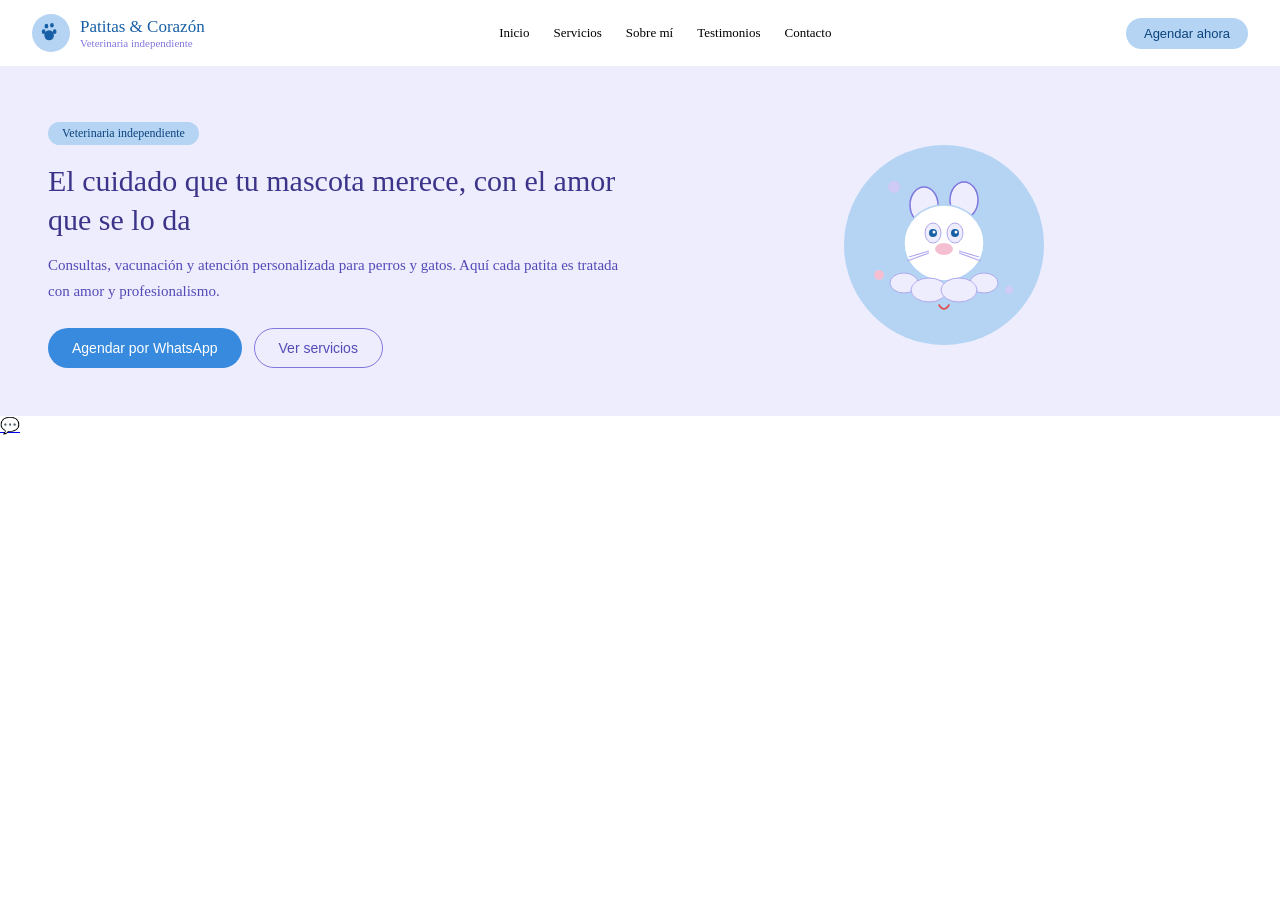
<file: index.html>
<link rel="stylesheet" href="style.css">
<script src="script.js"></script>

<!DOCTYPE html>
<html lang="es">
<head>
<meta charset="UTF-8">
<meta name="viewport" content="width=device-width, initial-scale=1.0">
<h2 style="position:absolute;width:1px;height:1px;overflow:hidden;clip:rect(0,0,0,0)">Página web Patitas y Corazón con formulario conectado a Google Sheets</h2>
</head>

<body>
  <nav class="nav">
  <div class="logo">
    <div class="logo-icon">
      <svg class="logo-paw" viewBox="0 0 24 24">
        <ellipse cx="7" cy="4.5" rx="2" ry="2.5"/>
        <ellipse cx="13" cy="3.5" rx="2" ry="2.5"/>
        <ellipse cx="4" cy="10.5" rx="2" ry="2.5"/>
        <ellipse cx="16" cy="10.5" rx="2" ry="2.5"/>
        <path d="M10 9c-3 0-6 3-5 7 0.5 2 2 4 5 4s4.5-2 5-4c1-4-2-7-5-7z"/>
      </svg>
    </div>
    <div>
      <div class="logo-text">Patitas &amp; Corazón</div>
      <div class="logo-sub">Veterinaria independiente</div>
    </div>
  </div>
  <div class="nav-links">
    <a href="index.html">Inicio</a>
    <a href="servicios.html">Servicios</a>
    <a href="sobre.html">Sobre mí</a>
    <a href="testimonios.html">Testimonios</a>
    <a href="contacto.html">Contacto</a>
  </div>
  <button class="nav-cta" onclick="location.href='contacto.html'">Agendar ahora</button>
</nav>
<!-- HERO -->
<section id="inicio" class="hero">
  <div>
    <div class="hero-tag">Veterinaria independiente</div>
    <h1>El cuidado que tu mascota merece, con el amor que se lo da</h1>
    <p>Consultas, vacunación y atención personalizada para perros y gatos. Aquí cada patita es tratada con amor y profesionalismo.</p>
    <div class="hero-btns">
       <button class="btn-primary"
  onclick="window.open('https://wa.me/573000000000?text=Hola,%20quiero%20agendar%20una%20cita','_blank')">
  Agendar por WhatsApp
  </button>

  <button class="btn-secondary" onclick="location.href='#servicios'">
  Ver servicios
  </button>
    </div>
  </div>
  <div style="display:flex;justify-content:center;align-items:center;">
    <svg width="220" height="220" viewBox="0 0 220 220">
      <circle cx="110" cy="110" r="100" fill="#B5D4F4"/>
      <ellipse cx="90" cy="70" rx="14" ry="18" fill="#EEEDFE" stroke="#7F77DD" stroke-width="1.5"/>
      <ellipse cx="130" cy="65" rx="14" ry="18" fill="#EEEDFE" stroke="#7F77DD" stroke-width="1.5"/>
      <ellipse cx="110" cy="108" rx="40" ry="38" fill="#fff" stroke="#B5D4F4" stroke-width="1.5"/>
      <ellipse cx="99" cy="98" rx="8" ry="10" fill="#EEEDFE" stroke="#AFA9EC" stroke-width="1"/>
      <ellipse cx="121" cy="98" rx="8" ry="10" fill="#EEEDFE" stroke="#AFA9EC" stroke-width="1"/>
      <circle cx="99" cy="98" r="4" fill="#185FA5"/>
      <circle cx="121" cy="98" r="4" fill="#185FA5"/>
      <circle cx="100" cy="97" r="1.5" fill="#fff"/>
      <circle cx="122" cy="97" r="1.5" fill="#fff"/>
      <ellipse cx="110" cy="114" rx="9" ry="6" fill="#F4C0D1"/>
      <line x1="95" y1="116" x2="75" y2="122" stroke="#AFA9EC" stroke-width="1.2"/>
      <line x1="95" y1="118" x2="73" y2="126" stroke="#AFA9EC" stroke-width="1.2"/>
      <line x1="125" y1="116" x2="145" y2="122" stroke="#AFA9EC" stroke-width="1.2"/>
      <line x1="125" y1="118" x2="147" y2="126" stroke="#AFA9EC" stroke-width="1.2"/>
      <ellipse cx="70" cy="148" rx="14" ry="10" fill="#EEEDFE" stroke="#AFA9EC" stroke-width="1"/>
      <ellipse cx="150" cy="148" rx="14" ry="10" fill="#EEEDFE" stroke="#AFA9EC" stroke-width="1"/>
      <ellipse cx="95" cy="155" rx="18" ry="12" fill="#EEEDFE" stroke="#AFA9EC" stroke-width="1"/>
      <ellipse cx="125" cy="155" rx="18" ry="12" fill="#EEEDFE" stroke="#AFA9EC" stroke-width="1"/>
      <path d="M105 170 Q110 178 115 170" stroke="#E24B4A" stroke-width="1.5" fill="none" stroke-linecap="round"/>
      <circle cx="60" cy="52" r="6" fill="#CECBF6"/>
      <circle cx="168" cy="48" r="4" fill="#B5D4F4"/>
      <circle cx="45" cy="140" r="5" fill="#F4C0D1"/>
      <circle cx="175" cy="155" r="4" fill="#CECBF6"/>
    </svg>
  </div>
</section>
<a href="https://wa.me/573000000000?text=Hola,%20quiero%20agendar"
target="_blank" class="wsp-float">💬</a>
</body>
</html>
</file>
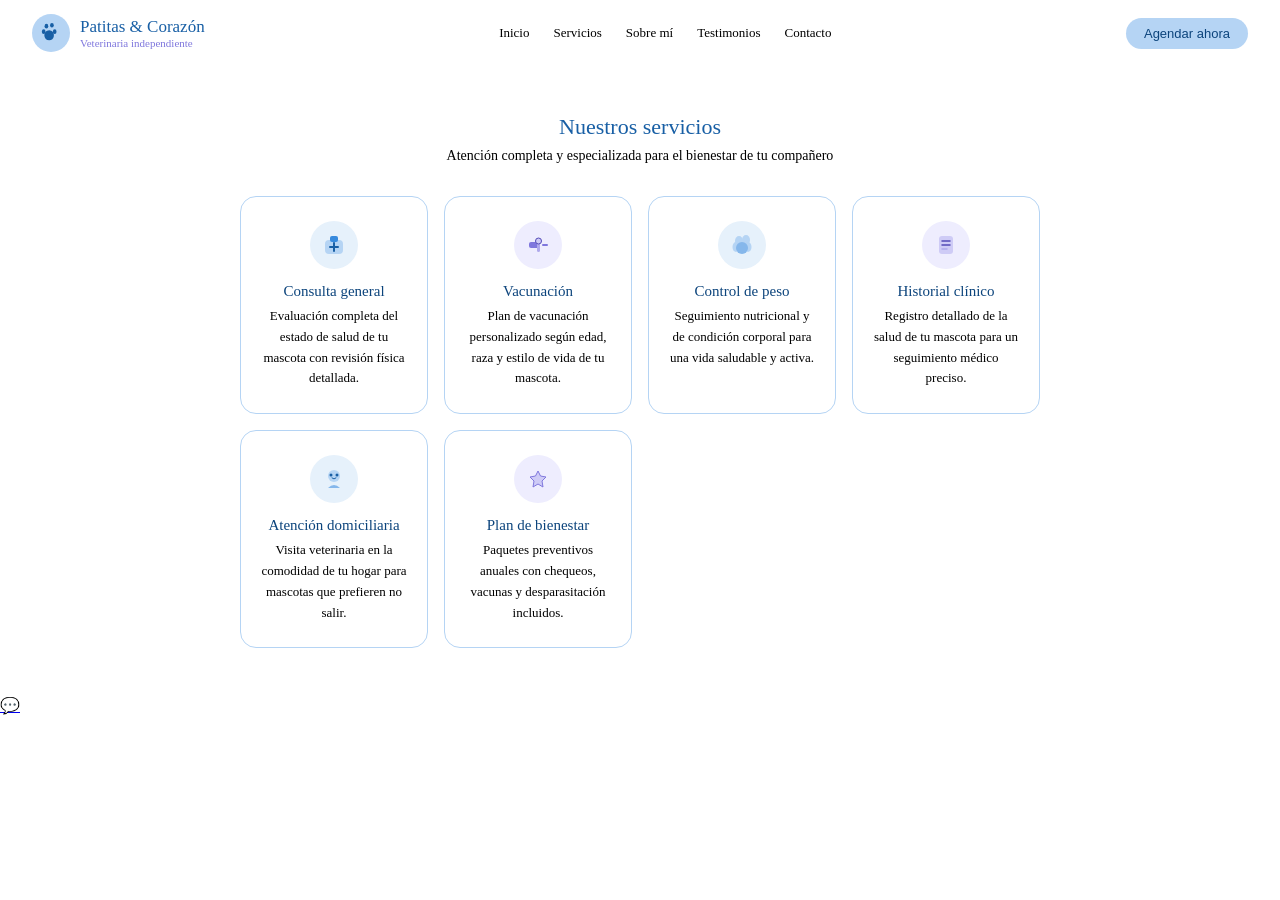
<file: servicios.html>
<link rel="stylesheet" href="style.css">
<script src="script.js"></script>
<body>
<!-- NAV (igual en todos) -->
<nav class="nav">
  <div class="logo">
    <div class="logo-icon">
      <svg class="logo-paw" viewBox="0 0 24 24">
        <ellipse cx="7" cy="4.5" rx="2" ry="2.5"/>
        <ellipse cx="13" cy="3.5" rx="2" ry="2.5"/>
        <ellipse cx="4" cy="10.5" rx="2" ry="2.5"/>
        <ellipse cx="16" cy="10.5" rx="2" ry="2.5"/>
        <path d="M10 9c-3 0-6 3-5 7 0.5 2 2 4 5 4s4.5-2 5-4c1-4-2-7-5-7z"/>
      </svg>
    </div>
    <div>
      <div class="logo-text">Patitas &amp; Corazón</div>
      <div class="logo-sub">Veterinaria independiente</div>
    </div>
  </div>
  <div class="nav-links">
    <a href="index.html">Inicio</a>
    <a href="servicios.html">Servicios</a>
    <a href="sobre.html">Sobre mí</a>
    <a href="testimonios.html">Testimonios</a>
    <a href="contacto.html">Contacto</a>
  </div>
  <button class="nav-cta" onclick="location.href='contacto.html'">Agendar ahora</button>
</nav>

 <section id="servicios" class="section">
  <p class="section-title">Nuestros servicios</p>
  <p class="section-sub">Atención completa y especializada para el bienestar de tu compañero</p>
  <div class="services-grid">
    <div class="service-card">
      <div class="service-icon" style="background:#E6F1FB;">
        <svg width="26" height="26" viewBox="0 0 26 26" fill="none">
          <rect x="4" y="8" width="18" height="14" rx="4" fill="#B5D4F4"/>
          <rect x="9" y="4" width="8" height="6" rx="2" fill="#378ADD"/>
          <line x1="13" y1="11" x2="13" y2="19" stroke="#185FA5" stroke-width="2" stroke-linecap="round"/>
          <line x1="9" y1="15" x2="17" y2="15" stroke="#185FA5" stroke-width="2" stroke-linecap="round"/>
        </svg>
      </div>
      <h3>Consulta general</h3>
      <p>Evaluación completa del estado de salud de tu mascota con revisión física detallada.</p>
    </div>
    <div class="service-card">
      <div class="service-icon" style="background:#EEEDFE;">
        <svg width="26" height="26" viewBox="0 0 26 26" fill="none">
          <rect x="4" y="10" width="10" height="6" rx="2" fill="#7F77DD"/>
          <rect x="12" y="6" width="3" height="14" rx="1.5" fill="#AFA9EC"/>
          <circle cx="13.5" cy="9" r="3" fill="#CECBF6" stroke="#534AB7" stroke-width="1"/>
          <path d="M18 13 L22 13" stroke="#7F77DD" stroke-width="2" stroke-linecap="round"/>
        </svg>
      </div>
      <h3>Vacunación</h3>
      <p>Plan de vacunación personalizado según edad, raza y estilo de vida de tu mascota.</p>
    </div>
    <div class="service-card">
      <div class="service-icon" style="background:#E6F1FB;">
        <svg width="26" height="26" viewBox="0 0 26 26" fill="none">
          <ellipse cx="10" cy="9" rx="4" ry="5" fill="#B5D4F4"/>
          <ellipse cx="17" cy="8" rx="4" ry="5" fill="#B5D4F4"/>
          <ellipse cx="7" cy="15" rx="3.5" ry="5" fill="#B5D4F4"/>
          <ellipse cx="19" cy="15" rx="3.5" ry="5" fill="#B5D4F4"/>
          <ellipse cx="13" cy="16" rx="6" ry="6" fill="#85B7EB"/>
        </svg>
      </div>
      <h3>Control de peso</h3>
      <p>Seguimiento nutricional y de condición corporal para una vida saludable y activa.</p>
    </div>
    <div class="service-card">
      <div class="service-icon" style="background:#EEEDFE;">
        <svg width="26" height="26" viewBox="0 0 26 26" fill="none">
          <rect x="6" y="4" width="14" height="18" rx="3" fill="#CECBF6"/>
          <line x1="9" y1="9" x2="17" y2="9" stroke="#534AB7" stroke-width="1.5" stroke-linecap="round"/>
          <line x1="9" y1="13" x2="17" y2="13" stroke="#534AB7" stroke-width="1.5" stroke-linecap="round"/>
          <line x1="9" y1="17" x2="14" y2="17" stroke="#AFA9EC" stroke-width="1.5" stroke-linecap="round"/>
        </svg>
      </div>
      <h3>Historial clínico</h3>
      <p>Registro detallado de la salud de tu mascota para un seguimiento médico preciso.</p>
    </div>
    <div class="service-card">
      <div class="service-icon" style="background:#E6F1FB;">
        <svg width="26" height="26" viewBox="0 0 26 26" fill="none">
          <circle cx="13" cy="10" r="6" fill="#B5D4F4"/>
          <path d="M7 22 Q13 16 19 22" fill="#85B7EB"/>
          <circle cx="10" cy="9" r="1.5" fill="#185FA5"/>
          <circle cx="16" cy="9" r="1.5" fill="#185FA5"/>
          <path d="M11 12 Q13 14 15 12" stroke="#185FA5" stroke-width="1" fill="none" stroke-linecap="round"/>
        </svg>
      </div>
      <h3>Atención domiciliaria</h3>
      <p>Visita veterinaria en la comodidad de tu hogar para mascotas que prefieren no salir.</p>
    </div>
    <div class="service-card">
      <div class="service-icon" style="background:#EEEDFE;">
        <svg width="26" height="26" viewBox="0 0 26 26" fill="none">
          <path d="M13 5 L15.5 10 L21 11 L17 15 L18 21 L13 18 L8 21 L9 15 L5 11 L10.5 10 Z" fill="#CECBF6" stroke="#7F77DD" stroke-width="1"/>
        </svg>
      </div>
      <h3>Plan de bienestar</h3>
      <p>Paquetes preventivos anuales con chequeos, vacunas y desparasitación incluidos.</p>
    </div>
  </div>
</section>
</body>

<a href="https://wa.me/573000000000?text=Hola,%20quiero%20agendar"
target="_blank" class="wsp-float">💬</a>
</file>
<file: style.css>
* { box-sizing: border-box; margin: 0; padding: 0; }
  :root {
    --sky: #B5D4F4; --sky-dark: #185FA5; --sky-mid: #378ADD;
    --lila: #CECBF6; --lila-dark: #534AB7; --lila-mid: #7F77DD;
    --lila-light: #EEEDFE; --white: var(--color-background-primary);
    --text: var(--color-text-primary); --text2: var(--color-text-secondary);
    --border: var(--color-border-tertiary);
  }
  .nav { background: var(--white); border-bottom: 0.5px solid var(--border); padding: 14px 32px; display: flex; align-items: center; justify-content: space-between; }
  .logo { display: flex; align-items: center; gap: 10px; }
  .logo-icon { width: 38px; height: 38px; background: #B5D4F4; border-radius: 50%; display: flex; align-items: center; justify-content: center; }
  .logo-paw { width: 22px; height: 22px; fill: #185FA5; }
  .logo-text { font-size: 17px; font-weight: 500; color: #185FA5; }
  .logo-sub { font-size: 11px; color: #7F77DD; }
  .nav-links { display: flex; gap: 24px; }
  .nav-links a { font-size: 13px; color: var(--text2); text-decoration: none; cursor: pointer; }
  .nav-links a:hover { color: #185FA5; }
  .nav-cta { background: #B5D4F4; color: #0C447C; border: none; border-radius: 20px; padding: 8px 18px; font-size: 13px; cursor: pointer; font-weight: 500; }
  .hero { background: #EEEDFE; padding: 56px 48px 48px; display: grid; grid-template-columns: 1fr 1fr; gap: 32px; align-items: center; }
  .hero-tag { display: inline-block; background: #B5D4F4; color: #0C447C; border-radius: 20px; padding: 4px 14px; font-size: 12px; font-weight: 500; margin-bottom: 16px; }
  .hero h1 { font-size: 30px; font-weight: 500; color: #3C3489; line-height: 1.3; margin-bottom: 14px; }
  .hero p { font-size: 15px; color: #534AB7; line-height: 1.7; margin-bottom: 24px; }
  .hero-btns { display: flex; gap: 12px; flex-wrap: wrap; }
  .btn-primary { background: #378ADD; color: #fff; border: none; border-radius: 24px; padding: 11px 24px; font-size: 14px; cursor: pointer; font-weight: 500; }
  .btn-secondary { background: var(--white); color: #534AB7; border: 1.5px solid #7F77DD; border-radius: 24px; padding: 11px 24px; font-size: 14px; cursor: pointer; font-weight: 500; }
  .section { padding: 48px 32px; }
  .section-alt { background: #E6F1FB; }
  .section-title { font-size: 22px; font-weight: 500; color: #185FA5; text-align: center; margin-bottom: 8px; }
  .section-sub { font-size: 14px; color: var(--text2); text-align: center; margin-bottom: 32px; }
  .services-grid { display: grid; grid-template-columns: repeat(auto-fit, minmax(180px, 1fr)); gap: 16px; max-width: 800px; margin: 0 auto; }
  .service-card { background: var(--white); border: 0.5px solid #B5D4F4; border-radius: 16px; padding: 24px 20px; text-align: center; }
  .service-icon { width: 48px; height: 48px; border-radius: 50%; display: flex; align-items: center; justify-content: center; margin: 0 auto 14px; }
  .service-card h3 { font-size: 15px; font-weight: 500; color: #0C447C; margin-bottom: 6px; }
  .service-card p { font-size: 13px; color: var(--text2); line-height: 1.6; }
  .about-wrap { display: grid; grid-template-columns: auto 1fr; gap: 32px; align-items: center; max-width: 720px; margin: 0 auto; }
  .avatar { width: 110px; height: 110px; border-radius: 50%; background: #B5D4F4; display: flex; align-items: center; justify-content: center; font-size: 36px; font-weight: 500; color: #0C447C; border: 3px solid #7F77DD; flex-shrink: 0; }
  .about-text h2 { font-size: 20px; font-weight: 500; color: #185FA5; margin-bottom: 6px; }
  .about-badge { display: inline-block; background: #EEEDFE; color: #534AB7; border-radius: 12px; padding: 3px 12px; font-size: 12px; margin-bottom: 12px; }
  .about-text p { font-size: 14px; color: var(--text2); line-height: 1.7; }
  .about-chips { display: flex; gap: 8px; flex-wrap: wrap; margin-top: 14px; }
  .chip { background: #E6F1FB; color: #185FA5; border-radius: 16px; padding: 4px 12px; font-size: 12px; }
  .cita-box { background: var(--white); border: 0.5px solid #CECBF6; border-radius: 20px; padding: 40px 32px; max-width: 560px; margin: 0 auto; }
  .form-row { display: grid; grid-template-columns: 1fr 1fr; gap: 12px; margin-bottom: 12px; }
  .form-group { display: flex; flex-direction: column; gap: 6px; margin-bottom: 12px; }
  .form-group label { font-size: 12px; color: var(--text2); font-weight: 500; }
  .form-group input, .form-group select, .form-group textarea { border: 0.5px solid #B5D4F4; border-radius: 10px; padding: 10px 14px; font-size: 14px; color: var(--text); background: var(--color-background-secondary); outline: none; font-family: var(--font-sans); }
  .form-group textarea { resize: none; height: 80px; }
  .btn-submit { width: 100%; background: #378ADD; color: #fff; border: none; border-radius: 24px; padding: 13px; font-size: 15px; font-weight: 500; cursor: pointer; margin-top: 8px; transition: opacity 0.2s; }
  .btn-submit:disabled { opacity: 0.6; cursor: not-allowed; }
  .toast { display: none; margin-top: 16px; padding: 14px 18px; border-radius: 12px; font-size: 14px; text-align: center; }
  .toast.success { background: #EAF3DE; color: #27500A; display: block; }
  .toast.error { background: #FCEBEB; color: #791F1F; display: block; }
  .testimonios { display: grid; grid-template-columns: repeat(auto-fit, minmax(220px, 1fr)); gap: 16px; max-width: 800px; margin: 0 auto; }
  .testi-card { background: var(--white); border: 0.5px solid #CECBF6; border-radius: 16px; padding: 20px; }
  .stars { color: #378ADD; font-size: 13px; margin-bottom: 8px; letter-spacing: 2px; }
  .testi-card p { font-size: 13px; color: var(--text2); line-height: 1.6; margin-bottom: 12px; }
  .testi-name { font-size: 13px; color: #185FA5; font-weight: 500; }
  .testi-pet { font-size: 11px; color: #7F77DD; }
  .contact-strip { background: #185FA5; padding: 32px; display: flex; justify-content: center; gap: 40px; flex-wrap: wrap; }
  .contact-item { display: flex; flex-direction: column; align-items: center; gap: 4px; }
  .contact-label { font-size: 11px; color: #85B7EB; }
  .contact-value { font-size: 14px; color: #fff; font-weight: 500; }
  .footer { background: var(--white); border-top: 0.5px solid var(--border); padding: 20px 32px; display: flex; justify-content: space-between; align-items: center; font-size: 12px; color: var(--text2); }
  .footer-logo { color: #185FA5; font-weight: 500; }
body {
  transition: opacity 0.2s ease-in-out;
}
</file>
